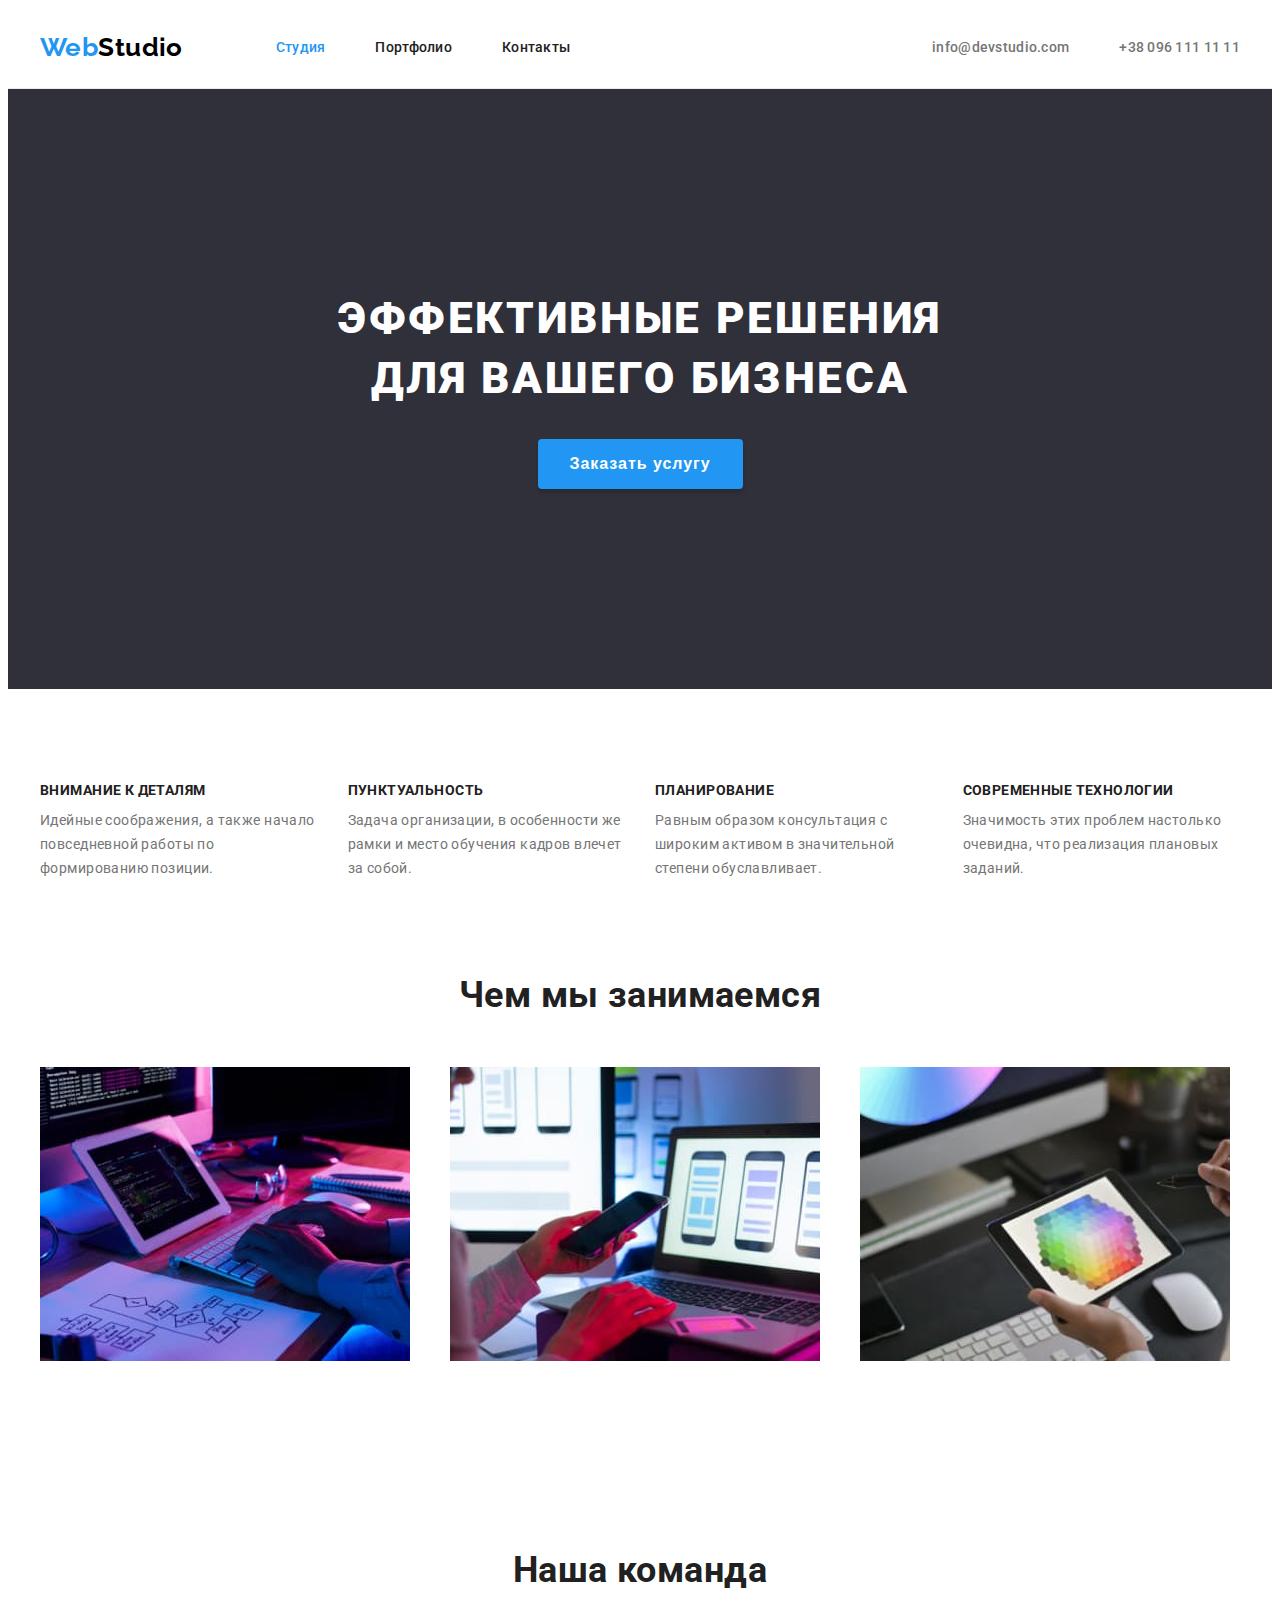
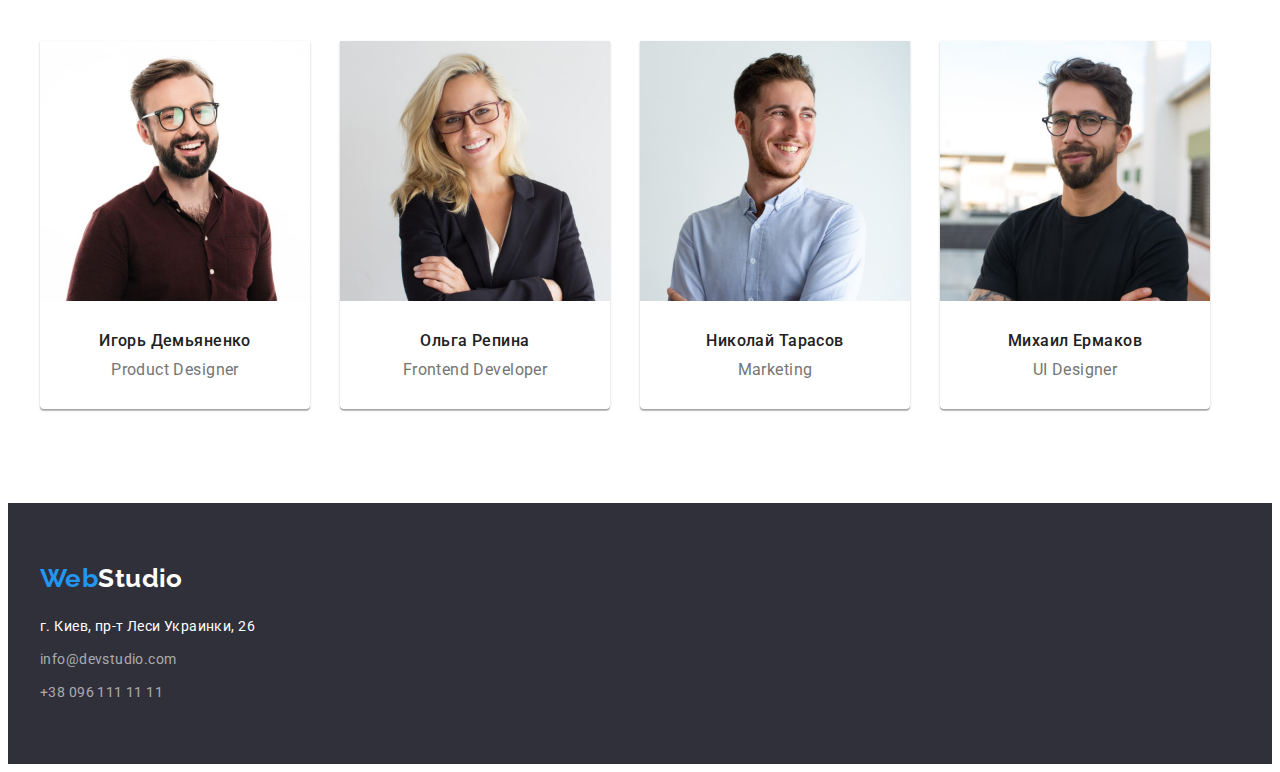
<file: index.html>
<!DOCTYPE html>
<html lang="ru">
  <head>
    <!-- ~~~~~~~~~~~~ Favicon ~~~~~~~~~~~~ -->
    <link rel="icon" type="images/png" sizes="64x64" href="./icon.png" />
    <meta charset="UTF-8" />
    <meta http-equiv="X-UA-Compatible" content="IE=edge" />
    <meta name="viewport" content="width=device-width, initial-scale=1.0" />
    <title>WebStudio</title>
    <!-- ~~~~~~~~~~~~ Include fonts ~~~~~~ -->
    <link rel="preconnect" href="https://fonts.googleapis.com" />
    <link rel="preconnect" href="https://fonts.gstatic.com" crossorigin />
    <link
      href="https://fonts.googleapis.com/css2?family=Raleway:wght@700&family=Roboto:wght@400;500;700;900&display=swap"
      rel="stylesheet"
    />
    <!-- ~~~~~~~~~~~~ Normalize CSS ~~~~~~ -->
    <link
      rel="stylesheet"
      href="https://cdnjs.cloudflare.com/ajax/libs/modern-normalize/1.1.0/modern-normalize.min.css"
      integrity="sha512-wpPYUAdjBVSE4KJnH1VR1HeZfpl1ub8YT/NKx4PuQ5NmX2tKuGu6U/JRp5y+Y8XG2tV+wKQpNHVUX03MfMFn9Q=="
      crossorigin="anonymous"
      referrerpolicy="no-referrer"
    />
    <!-- ~~~~~~~~~~~~ My CSS ~~~~~~~~~~~~ -->
    <link rel="stylesheet" href="./css/styles.css" />
  </head>
  <body>
    <!-- ~~~~~~~~~~~~ HEADER ~~~~~~~~~~~~ -->
    <header class="header">
      <div class="container container-header">
        <a href="./index.html" class="link">
          <span class="logo pr-color">Web</span
          ><span class="logo sec-color">Studio</span>
        </a>
        <nav class="nav">
          <ul class="nav-list list">
            <li class="nav-item">
              <a href="./index.html" class="link current">Студия</a>
            </li>
            <li class="nav-item">
              <a href="./portfolio.html" class="link">Портфолио</a>
            </li>
            <li class="nav-item"><a href="" class="link">Контакты</a></li>
          </ul>
          <ul class="contact-list list">
            <li class="contact-item">
              <a href="mailto:info@devstudio.com" class="link"
                >info@devstudio.com</a
              >
            </li>
            <li class="contact-item">
              <a href="tel:+380961111111" class="link">+38 096 111 11 11</a>
            </li>
          </ul>
        </nav>
      </div>
    </header>
    <!-- ~~~~~~~~~~~~ MAIN ~~~~~~~~~~~~~~ -->
    <main>
      <!-- ~~~~~~~~~~ HERO SECTION ~~~~~~ -->
      <section class="section-hero">
        <div class="container">
          <h1 class="hero-title">Эффективные решения для вашего бизнеса</h1>
          <button type="button" class="hero-button button">
            Заказать услугу
          </button>
        </div>
      </section>
      <!-- ~~~~~~~~~~ QUALITY SECTION ~~~ -->
      <section class="section-quality section">
        <div class="container">
          <!--Visually hidden-->
          <h2 class="visually-hidden">Главные качества нашей компании</h2>
          <ul class="section-quality-list list">
            <li class="section-quality-item">
              <h3 class="section-quality-title">Внимание к деталям</h3>
              <p class="section-quality-text">
                Идейные соображения, а также начало повседневной работы по
                формированию позиции.
              </p>
            </li>
            <li class="section-quality-item">
              <h3 class="section-quality-title">Пунктуальность</h3>
              <p class="section-quality-text">
                Задача организации, в особенности же рамки и место обучения
                кадров влечет за собой.
              </p>
            </li>
            <li class="section-quality-item">
              <h3 class="section-quality-title">Планирование</h3>
              <p class="section-quality-text">
                Равным образом консультация с широким активом в значительной
                степени обуславливает.
              </p>
            </li>
            <li class="section-quality-item">
              <h3 class="section-quality-title">Современные технологии</h3>
              <p class="section-quality-text">
                Значимость этих проблем настолько очевидна, что реализация
                плановых заданий.
              </p>
            </li>
          </ul>
        </div>
      </section>
      <!-- ~~~~~~~~~~ WORK SECTION ~~~~~~ -->
      <section class="section-work section">
        <div class="container">
          <h2 class="work-header">Чем мы занимаемся</h2>
          <ul class="work-list list">
            <li class="work-item">
              <img
                src="./images/img1.jpg"
                width="370"
                height="294"
                alt="Планшет и клавиатура"
              />
            </li>
            <li class="work-item">
              <img
                src="./images/img2.jpg"
                width="370"
                height="294"
                alt="Ноутбук и смартфон"
              />
            </li>
            <li class="work-item">
              <img
                src="./images/img3.jpg"
                width="370"
                height="294"
                alt="Планшет и монитор"
              />
            </li>
          </ul>
        </div>
      </section>
      <!-- ~~~~~~~~~~ TEAM SECTION ~~~~~~ -->
      <section class="section-team section">
        <div class="container">
          <h2 class="team-header">Наша команда</h2>
          <ul class="team-list list">
            <li class="team-item">
              <img
                src="./images/team-card-img1.jpg"
                width="270"
                height="260"
                alt="Мужчина дизайнер"
              />
              <div class="team-content">
                <h3 class="team-title">Игорь Демьяненко</h3>
                <p class="team-text">Product Designer</p>
              </div>
            </li>
            <li class="team-item">
              <img
                src="./images/team-card-img2.jpg"
                width="270"
                height="260"
                alt="Женщина разработчик"
              />
              <div class="team-content">
                <h3 class="team-title">Ольга Репина</h3>
                <p class="team-text">Frontend Developer</p>
              </div>
            </li>
            <li class="team-item">
              <img
                src="./images/team-card-img3.jpg"
                width="270"
                height="260"
                alt="Мужчина маркетолог"
              />
              <div class="team-content">
                <h3 class="team-title">Николай Тарасов</h3>
                <p class="team-text">Marketing</p>
              </div>
            </li>
            <li class="team-item">
              <img
                src="./images/team-card-img4.jpg"
                width="270"
                height="260"
                alt="Мужчина дизайнер"
              />
              <div class="team-content">
                <h3 class="team-title">Михаил Ермаков</h3>
                <p class="team-text">UI Designer</p>
              </div>
            </li>
          </ul>
        </div>
      </section>
    </main>
    <!-- ~~~~~~~~~~~~ FOOTER ~~~~~~~~~~~~ -->
    <footer class="footer">
      <div class="container">
        <a href="./index.html" class="footer-link link">
          <span class="logo pr-color">Web</span
          ><span class="logo sec-color-footer">Studio</span>
        </a>
        <address class="address">
          <a
            href="https://goo.gl/maps/C1mBxbA49cGfkKHG9"
            target="_blank"
            rel="noopener, noreferrer, nofollow"
            class="link-map link"
            >г. Киев, пр-т Леси Украинки, 26</a
          >
          <ul class="footer-list list">
            <li class="footer-item">
              <a
                href="mailto:info@devstudio.com"
                class="nav-address-footer link"
                >info@devstudio.com</a
              >
            </li>
            <li class="footer-item">
              <a href="tel:+380961111111" class="nav-address-footer link"
                >+38 096 111 11 11</a
              >
            </li>
          </ul>
        </address>
      </div>
    </footer>
  </body>
</html>
</file>
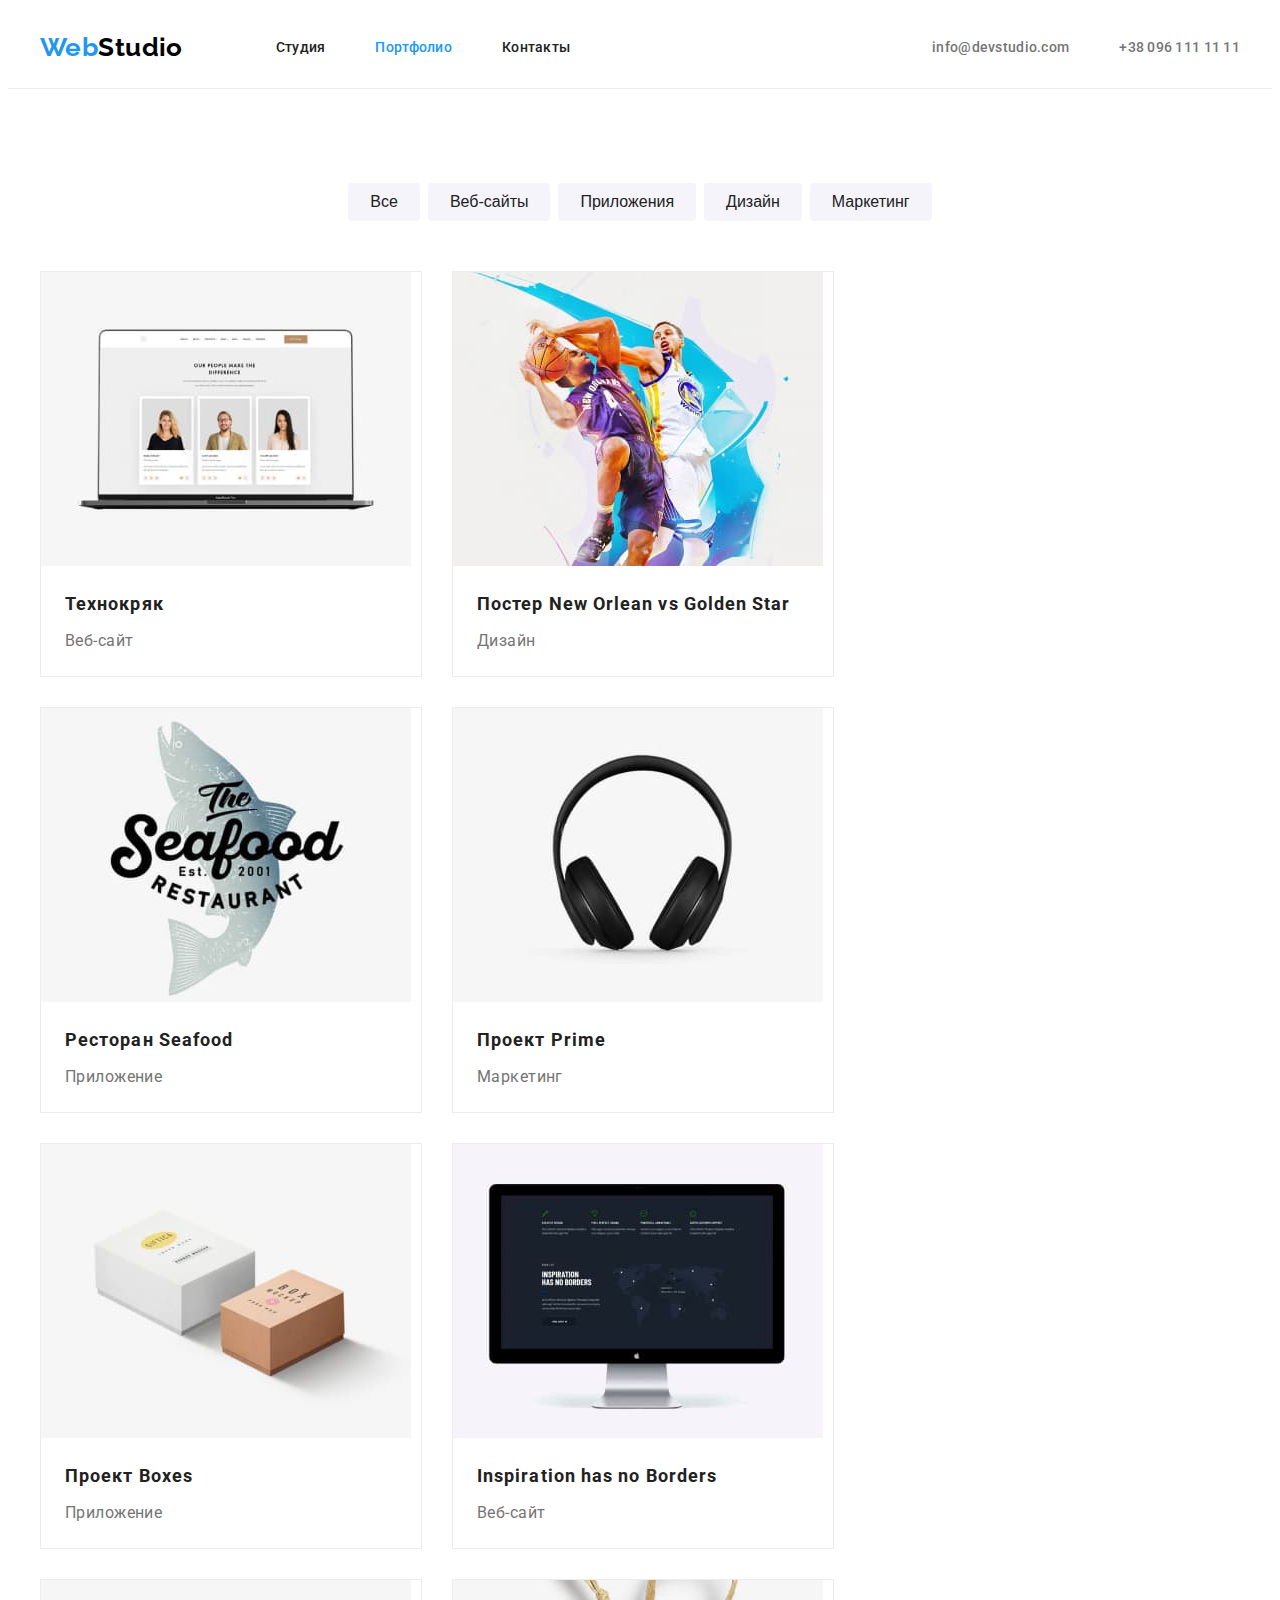
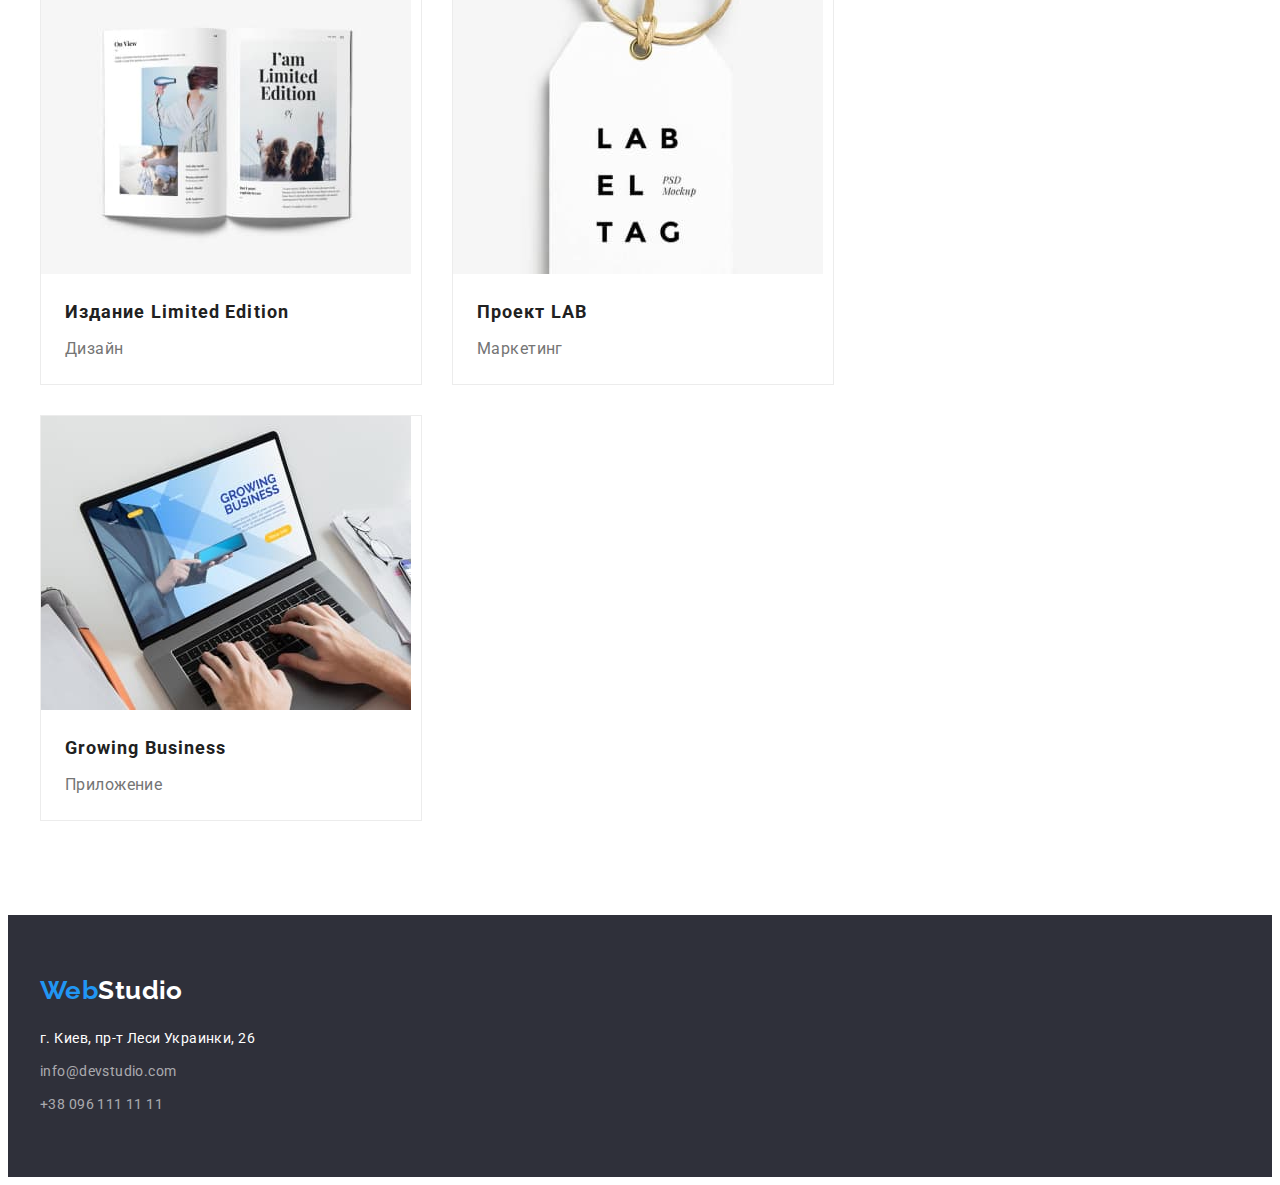
<file: portfolio.html>
<!DOCTYPE html>
<html lang="ru">
  <head>
    <!-- ~~~~~~~~~~~~ Favicon ~~~~~~~~~~~~ -->
    <link rel="icon" type="images/png" sizes="64x64" href="./icon.png" />
    <meta charset="UTF-8" />
    <meta http-equiv="X-UA-Compatible" content="IE=edge" />
    <meta name="viewport" content="width=device-width, initial-scale=1.0" />
    <title>WebStudio</title>
    <!-- ~~~~~~~~~~~~ Include fonts ~~~~~~ -->
    <link rel="preconnect" href="https://fonts.googleapis.com" />
    <link rel="preconnect" href="https://fonts.gstatic.com" crossorigin />
    <link
      href="https://fonts.googleapis.com/css2?family=Raleway:wght@700&family=Roboto:wght@400;500;700;900&display=swap"
      rel="stylesheet"
    />
    <!-- ~~~~~~~~~~~~ Normalize CSS ~~~~~~ -->
    <link
      rel="stylesheet"
      href="https://cdnjs.cloudflare.com/ajax/libs/modern-normalize/1.1.0/modern-normalize.min.css"
      integrity="sha512-wpPYUAdjBVSE4KJnH1VR1HeZfpl1ub8YT/NKx4PuQ5NmX2tKuGu6U/JRp5y+Y8XG2tV+wKQpNHVUX03MfMFn9Q=="
      crossorigin="anonymous"
      referrerpolicy="no-referrer"
    />
    <!-- ~~~~~~~~~~~~ My CSS ~~~~~~~~~~~~ -->
    <link rel="stylesheet" href="./css/styles.css" />
  </head>
  <body>
    <!-- ~~~~~~~~~~~~ HEADER ~~~~~~~~~~~~ -->
    <header class="header">
      <div class="container container-header">
        <a href="./index.html" class="link">
          <span class="logo pr-color">Web</span
          ><span class="logo sec-color">Studio</span>
        </a>
        <nav class="nav">
          <ul class="nav-list list">
            <li class="nav-item">
              <a href="./index.html" class="link">Студия</a>
            </li>
            <li class="nav-item">
              <a href="./portfolio.html" class="link current">Портфолио</a>
            </li>
            <li class="nav-item"><a href="" class="link">Контакты</a></li>
          </ul>
          <ul class="contact-list list">
            <li class="contact-item">
              <a href="mailto:info@devstudio.com" class="link"
                >info@devstudio.com</a
              >
            </li>
            <li class="contact-item">
              <a href="tel:+380961111111" class="link">+38 096 111 11 11</a>
            </li>
          </ul>
        </nav>
      </div>
    </header>
    <!-- ~~~~~~~~~~~~ MAIN ~~~~~~~~~~~~~~ -->
    <main>
      <!-- ~~~~~~~~~~~ SECTION CARD ~~~~~ -->
      <section class="section-card section">
        <!-- ~~~~~~~~~ FILTER CARD ~~~~~~ -->
        <div class="container">
          <h1 class="visually-hidden">Портфолио нашей компании</h1>
          <ul class="filter-list list">
            <li class="filter-item">
              <button type="button" class="radio-button">Все</button>
            </li>
            <li class="filter-item">
              <button type="button" class="radio-button">Веб-сайты</button>
            </li>
            <li class="filter-item">
              <button type="button" class="radio-button">Приложения</button>
            </li>
            <li class="filter-item">
              <button type="button" class="radio-button">Дизайн</button>
            </li>
            <li class="filter-item">
              <button type="button" class="radio-button">Маркетинг</button>
            </li>
          </ul>
        </div>
        <!--~~~~~~~~~~ CARD LIST ~~~~~~~~ -->
        <div class="container">
          <ul class="cadr-list list">
            <li class="card-item">
              <a href="" class="link">
                <div class="card-thumb">
                  <img
                    src="./images/portfolio-img1.jpg"
                    alt="Ноутбук"
                    width="370"
                    height="294"
                  />
                </div>
                <div class="card-content">
                  <h2 class="card-title">Технокряк</h2>
                  <p class="card-text">Веб-сайт</p>
                </div>
              </a>
            </li>

            <li class="card-item">
              <a href="" class="link">
                <div class="card-thumb">
                  <img
                    src="./images/portfolio-img2.jpg"
                    alt="Постер"
                    width="370"
                    height="294"
                  />
                </div>
                <div class="card-content">
                  <h2 class="card-title">Постер New Orlean vs Golden Star</h2>
                  <p class="card-text">Дизайн</p>
                </div>
              </a>
            </li>

            <li class="card-item">
              <a href="" class="link">
                <div class="card-thumb">
                  <img
                    src="./images/portfolio-img3.jpg"
                    alt="Логотип"
                    width="370"
                    height="294"
                  />
                </div>
                <div class="card-content">
                  <h2 class="card-title">Ресторан Seafood</h2>
                  <p class="card-text">Приложение</p>
                </div>
              </a>
            </li>

            <li class="card-item">
              <a href="" class="link">
                <div class="card-thumb">
                  <img
                    src="./images/portfolio-img4.jpg"
                    alt="Наушники"
                    width="370"
                    height="294"
                  />
                </div>
                <div class="card-content">
                  <h2 class="card-title">Проект Prime</h2>
                  <p class="card-text">Маркетинг</p>
                </div>
              </a>
            </li>

            <li class="card-item">
              <a href="" class="link">
                <div class="card-thumb">
                  <img
                    src="./images/portfolio-img5.jpg"
                    alt="Коробки"
                    width="370"
                    height="294"
                  />
                </div>
                <div class="card-content">
                  <h2 class="card-title">Проект Boxes</h2>
                  <p class="card-text">Приложение</p>
                </div>
              </a>
            </li>

            <li class="card-item">
              <a href="" class="link">
                <div class="card-thumb">
                  <img
                    src="./images/portfolio-img6.jpg"
                    alt="Монитор"
                    width="370"
                    height="294"
                  />
                </div>
                <div class="card-content">
                  <h2 class="card-title">Inspiration has no Borders</h2>
                  <p class="card-text">Веб-сайт</p>
                </div>
              </a>
            </li>

            <li class="card-item">
              <a href="" class="link">
                <div class="card-thumb">
                  <img
                    src="./images/portfolio-img7.jpg"
                    alt="Журнал"
                    width="370"
                    height="294"
                  />
                </div>
                <div class="card-content">
                  <h2 class="card-title">Издание Limited Edition</h2>
                  <p class="card-text">Дизайн</p>
                </div>
              </a>
            </li>

            <li class="card-item">
              <a href="" class="link">
                <div class="card-thumb">
                  <img
                    src="./images/portfolio-img8.jpg"
                    alt="Бэйдж"
                    width="370"
                    height="294"
                  />
                </div>
                <div class="card-content">
                  <h2 class="card-title">Проект LAB</h2>
                  <p class="card-text">Маркетинг</p>
                </div>
              </a>
            </li>

            <li class="card-item">
              <a href="" class="link">
                <div class="card-thumb">
                  <img
                    src="./images/portfolio-img9.jpg"
                    alt="Ноутбук"
                    width="370"
                    height="294"
                  />
                </div>
                <div class="card-content">
                  <h2 class="card-title">Growing Business</h2>
                  <p class="card-text">Приложение</p>
                </div>
              </a>
            </li>
          </ul>
        </div>
      </section>
    </main>
    <!-- ~~~~~~~~~~~~~ FOOTER ~~~~~~~~~~~ -->
    <footer class="footer">
      <div class="container">
        <a href="./index.html" class="footer-link link">
          <span class="logo pr-color">Web</span
          ><span class="logo sec-color-footer">Studio</span>
        </a>
        <address class="address">
          <a
            href="https://goo.gl/maps/C1mBxbA49cGfkKHG9"
            target="_blank"
            rel="noopener, noreferrer, nofollow"
            class="link-map link"
            >г. Киев, пр-т Леси Украинки, 26</a
          >
          <ul class="footer-list list">
            <li class="footer-item">
              <a
                href="mailto:info@devstudio.com"
                class="nav-address-footer link"
                >info@devstudio.com</a
              >
            </li>
            <li class="footer-item">
              <a href="tel:+380961111111" class="nav-address-footer link"
                >+38 096 111 11 11</a
              >
            </li>
          </ul>
        </address>
      </div>
    </footer>
  </body>
</html>
</file>
<file: css/styles.css>
:root {
  --primary-logo-color: #2196f3;
  --secondary-logo-color: #000000;
  --white-lofo-color: #ffffff;

  --primary-font-color: #212121;
  --secondary-font-color: #757575;
  --hover-font-color: #2196f3;
  --white-font-color: #ffffff;
  --grey-font-color: rgba(255, 255, 255, 0.6);

  --secondary-bg-color: #2f303a;

  --btn-bg-color: #2196f3;
  --rbtn-bg-color: #f5f4fa;

  --border-color: #ececec;
}

/*----------------- GLOBAL STYLES -----------------*/

body {
  color: var(--primary-font-color);

  font-family: "Roboto", sans-serif;
  font-style: normal;
  font-weight: 400;
  font-size: 14px;
  line-height: 1.71;
  letter-spacing: 0.03em;
}
.visually-hidden {
  position: absolute;
  white-space: nowrap;
  width: 1px;
  height: 1px;
  overflow: hidden;
  border: 0;
  padding: 0;
  clip: rect(0 0 0 0);
  clip-path: inset(50%);
  margin: -1px;
}
p,
h1,
h2,
h3,
h4,
h5,
h6 {
  margin: 0;
}
.list {
  list-style: none;
  margin: 0;
  padding: 0;
}
.link {
  text-decoration: none;
  color: inherit;
}
.link.current {
  color: var(--hover-font-color);
}
.link:hover,
.link:focus {
  color: var(--hover-font-color);
}
.button {
  display: inline-block;
  padding: 10px 32px;

  color: var(--white-font-color);
  background: var(--btn-bg-color);

  font-weight: 700;
  font-size: 16px;
  line-height: 1.88;

  letter-spacing: 0.06em;
  border: none;
  box-shadow: 0px 4px 4px rgba(0, 0, 0, 0.15);
  border-radius: 4px;

  cursor: pointer;
}
.container {
  width: 1200px;
  margin: 0 auto;
  padding: 0 15px;
  /* outline: 1px solid green; */
}
.section {
  padding-top: 94px;
  padding-bottom: 94px;
}
/*----------------- HEADER -----------------*/

.header {
  border-bottom: 1px solid var(--border-color);
}
.container-header {
  display: flex;
  align-items: center;
}
.logo {
  font-family: "Raleway", sans-serif;
  font-weight: 700;
  font-size: 26px;
  line-height: 1.19;
}
.logo.pr-color {
  color: var(--primary-logo-color);
}
.logo.sec-color {
  color: var(--secondary-logo-color);
}
.logo.sec-color-footer {
  color: var(--white-lofo-color);
}
.nav {
  display: flex;
  align-items: center;
  justify-content: space-between;
  flex-grow: 1;
}
.nav-list {
  display: flex;
  margin-left: 93px;

  font-weight: 500;
  line-height: 1.14;
  letter-spacing: 0.02em;
}
.nav-list .link {
  display: block;
  padding-top: 32px;
  padding-bottom: 32px;
}
.nav-item:not(:last-child) {
  margin-right: 50px;
}
.contact-list {
  display: flex;
}
.contact-list .link {
  display: block;
  padding-top: 32px;
  padding-bottom: 32px;
}
.contact-item:not(:last-child) {
  margin-right: 50px;
}
.contact-item > .link {
  color: var(--secondary-font-color);
  font-weight: 500;
  line-height: 1.14;
  letter-spacing: 0.02em;
}

/*------------- HERO SECTION -------------*/

.section-hero {
  max-width: 1600px;
  padding-top: 200px;
  padding-bottom: 200px;
  margin: 0 auto;
  background-color: var(--secondary-bg-color);
  text-align: center;
}
.hero-title {
  margin: 0 auto;
  margin-bottom: 30px;
  width: 696px;

  color: var(--white-font-color);

  font-weight: 900;
  font-size: 44px;
  line-height: 1.36;
  letter-spacing: 0.06em;
  text-transform: uppercase;
}

/*------------- QUALITY  SECTION -------------*/

.section-quality-list {
  display: flex;
}
.section-quality-item {
  width: calc((100% - 90px) / 4);
}
.section-quality-item:not(:last-child) {
  margin-right: 30px;
}
.section-quality-title {
  margin-bottom: 10px;

  font-weight: 700;
  font-size: 14px;
  line-height: 1.14;
  text-transform: uppercase;
}
.section-quality-text {
  color: var(--secondary-font-color);
}

/*------------- WORK SECTIOM -------------*/

.section-work {
  padding-top: 0;
}

.work-header {
  margin-bottom: 50px;

  font-weight: 700;
  font-size: 36px;
  line-height: 1.17;

  text-align: center;
}
.work-list {
  display: flex;
}
.work-item {
  width: calc((100% - 60px) / 3);
}
.work-item:not(:last-child) {
  margin-right: 30px;
}
.work-item > img {
  display: block;
}

/*------------- TEAM SECTION -------------*/

.team-header {
  margin-bottom: 50px;
  font-weight: 700;
  font-size: 36px;
  line-height: 1.17;

  text-align: center;
}
.team-list {
  display: flex;
}
.team-item {
  flex-basis: calc(100% / 4 - 30px);
  box-shadow: 0px 1px 3px rgba(0, 0, 0, 0.12), 0px 1px 1px rgba(0, 0, 0, 0.14),
    0px 2px 1px rgba(0, 0, 0, 0.2);
  border-radius: 0px 0px 4px 4px;
}
.team-item:not(:last-child) {
  margin-right: 30px;
}
.team-item > img {
  display: block;
}
.team-content {
  padding-top: 30px;
  padding-bottom: 30px;
}
.team-title {
  margin-bottom: 10px;

  font-weight: 500;
  font-size: 16px;
  line-height: 1.19;

  text-align: center;
}
.team-text {
  color: var(--secondary-font-color);

  font-size: 16px;
  line-height: 1.19;

  text-align: center;
}

/* ----------------- FOOTER -----------------*/

.footer {
  max-width: 1600px;
  margin: 0 auto;
  padding-top: 60px;
  padding-bottom: 60px;
  background-color: var(--secondary-bg-color);
}
.footer-link {
  display: block;
  margin-bottom: 20px;
}
.link-map {
  display: block;
  font-style: normal;
  color: var(--white-font-color);
  margin-bottom: 9px;
}

.footer-item:not(:last-child) {
  margin-bottom: 9px;
}
.nav-address-footer {
  font-style: normal;
  color: var(--grey-font-color);
}

/* ----------------- PAGE PORTFOLIO -----------------*/

/* ----------------- SECTION CARD -------------------*/

/* ----------------- FILTER CARD --------------------*/
.filter-list {
  display: flex;
  justify-content: center;
  margin-bottom: 50px;
}
.filter-item:not(:last-child) {
  margin-right: 8px;
}
.radio-button {
  color: inherit;
  background-color: var(--rbtn-bg-color);
  border: none;
  border-radius: 4px;
  font-weight: 500;
  font-size: 16px;
  line-height: 1.6;

  padding: 6px 22px;
}
.radio-button:hover,
.radio-button:focus {
  color: var(--white-font-color);
  background-color: var(--btn-bg-color);

  box-shadow: 0px 3px 1px rgba(0, 0, 0, 0.1), 0px 1px 2px rgba(0, 0, 0, 0.08),
    0px 2px 2px rgba(0, 0, 0, 0.12);
}

/* ---------------- CARD LIST ---------------------- */

.cadr-list {
  display: flex;
  flex-wrap: wrap;
  margin: -15px;
}
.card-item {
  flex-basis: calc(100% / 3 - 30px);
  margin: 15px;
  border: 1px solid var(--border-color);
}
.card-item img {
  display: block;
  max-width: 100%;
}
.card-content {
  padding: 20px 24px;
}
.card-title {
  margin-bottom: 4px;

  font-weight: 700;
  font-size: 18px;
  line-height: 2;
  letter-spacing: 0.06em;
}
.card-text {
  color: var(--secondary-font-color);

  font-size: 16px;
  line-height: 1.88;
}
</file>
